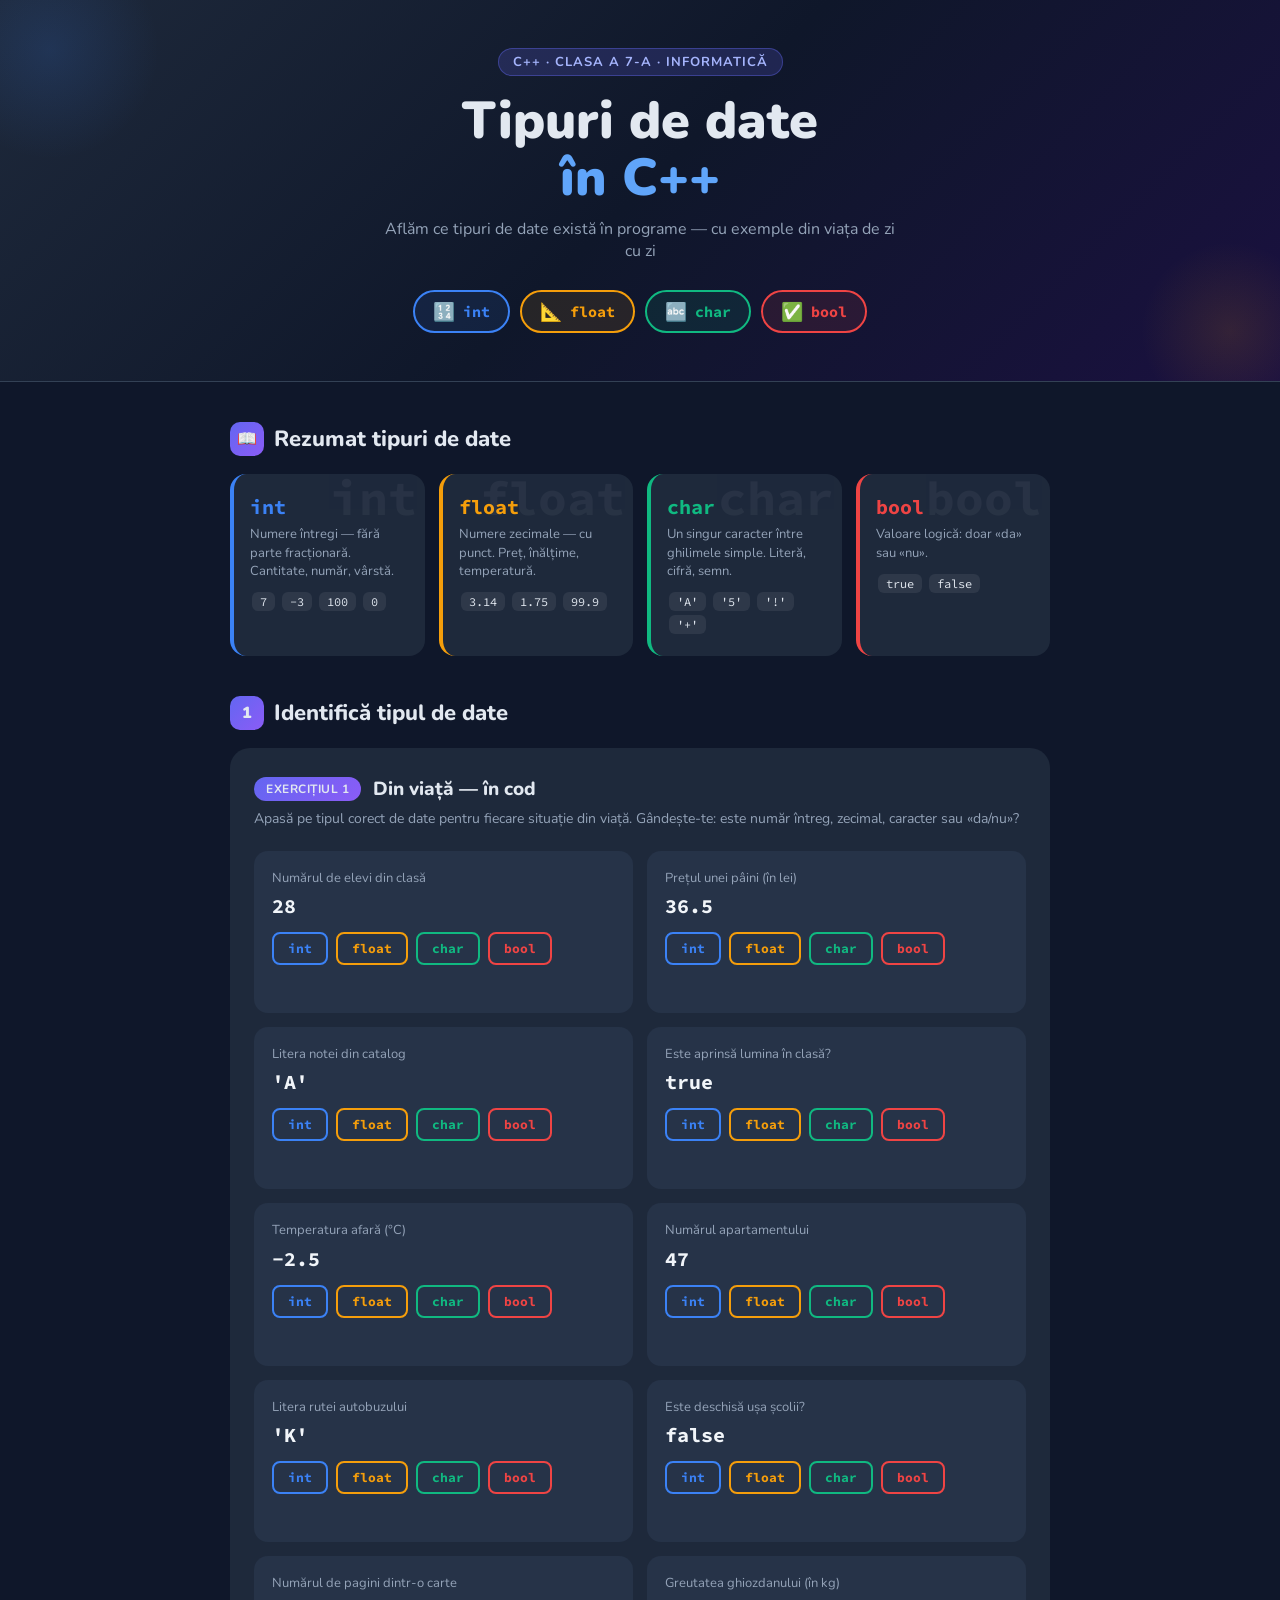
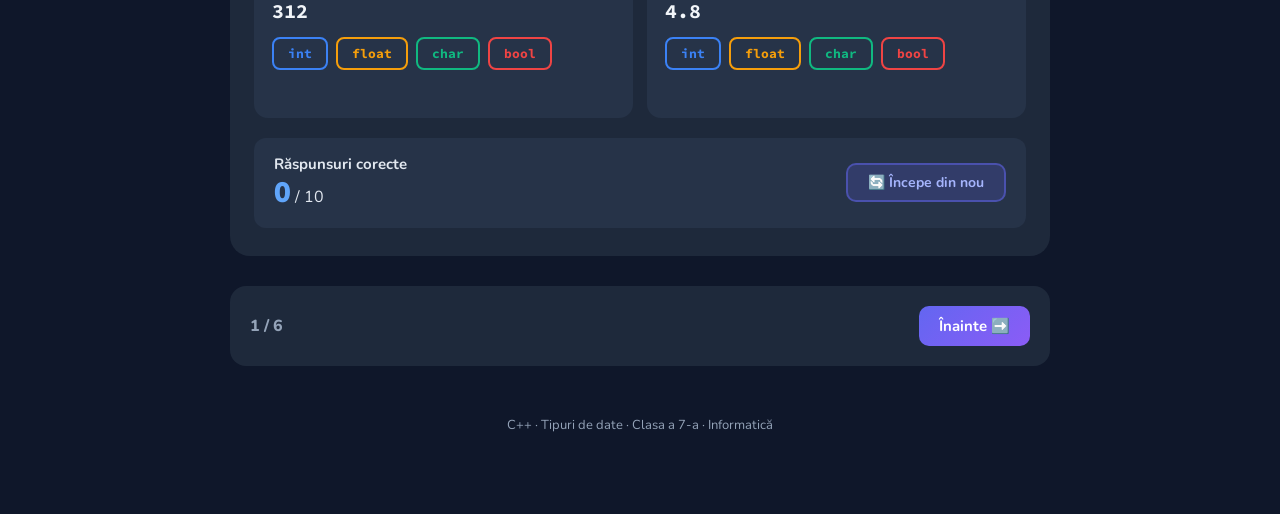
<file: index.html>
<!DOCTYPE html>
<html lang="ro">
<head>
<meta charset="UTF-8">
<meta name="viewport" content="width=device-width, initial-scale=1.0">
<title>Tipuri de date în C++ | Clasa a 7-a</title>
<link href="https://fonts.googleapis.com/css2?family=Nunito:wght@400;600;700;800;900&family=Source+Code+Pro:wght@500;700&display=swap" rel="stylesheet">
<link rel="stylesheet" href="style.css">
</head>
<body>

<!-- HERO -->
<div class="hero">
  <div class="hero-badge">C++ · Clasa a 7-a · Informatică</div>
  <h1>Tipuri de date<br><span>în C++</span></h1>
  <p>Aflăm ce tipuri de date există în programe — cu exemple din viața de zi cu zi</p>
  <div class="type-pills">
    <div class="pill int">  <span class="pill-icon">🔢</span> int</div>
    <div class="pill float"><span class="pill-icon">📐</span> float</div>
    <div class="pill char"> <span class="pill-icon">🔤</span> char</div>
    <div class="pill bool"> <span class="pill-icon">✅</span> bool</div>
  </div>
</div>

<div class="container">

  <div class="page active" id="page-1">

  <!-- ТЕОРИЯ -->
  <div class="section-title"><span class="num">📖</span> Rezumat tipuri de date</div>
  <div class="theory-grid">
    <div class="theory-card int" data-type="int">
      <div class="tc-type">int</div>
      <div class="tc-desc">Numere întregi — fără parte fracționară. Cantitate, număr, vârstă.</div>
      <div class="tc-examples">
        <span class="tc-example">7</span>
        <span class="tc-example">-3</span>
        <span class="tc-example">100</span>
        <span class="tc-example">0</span>
      </div>
    </div>
    <div class="theory-card float" data-type="float">
      <div class="tc-type">float</div>
      <div class="tc-desc">Numere zecimale — cu punct. Preț, înălțime, temperatură.</div>
      <div class="tc-examples">
        <span class="tc-example">3.14</span>
        <span class="tc-example">1.75</span>
        <span class="tc-example">99.9</span>
      </div>
    </div>
    <div class="theory-card char" data-type="char">
      <div class="tc-type">char</div>
      <div class="tc-desc">Un singur caracter între ghilimele simple. Literă, cifră, semn.</div>
      <div class="tc-examples">
        <span class="tc-example">'A'</span>
        <span class="tc-example">'5'</span>
        <span class="tc-example">'!'</span>
        <span class="tc-example">'+'</span>
      </div>
    </div>
    <div class="theory-card bool" data-type="bool">
      <div class="tc-type">bool</div>
      <div class="tc-desc">Valoare logică: doar «da» sau «nu».</div>
      <div class="tc-examples">
        <span class="tc-example">true</span>
        <span class="tc-example">false</span>
      </div>
    </div>
  </div>

  <!-- ЗАДАНИЕ 1 -->
  <div class="section-title"><span class="num">1</span> Identifică tipul de date</div>
  <div class="task-block">
    <div class="task-header">
      <span class="task-badge">EXERCIȚIUL 1</span>
      <span class="task-title">Din viață — în cod</span>
    </div>
    <p class="task-desc">Apasă pe tipul corect de date pentru fiecare situație din viață. Gândește-te: este număr întreg, zecimal, caracter sau «da/nu»?</p>

    <div class="q-grid" id="q-grid"></div>

    <div class="score-bar">
      <div>
        <div class="score-text">Răspunsuri corecte</div>
        <div><span class="score-num" id="score-num">0</span> / <span id="score-total">0</span></div>
      </div>
      <button class="reset-btn" onclick="resetTask1()">🔄 Începe din nou</button>
    </div>
  </div>

  </div>

  <div class="page" id="page-2" style="display:none;">
  <!-- ЗАДАНИЕ 2 -->
  <div class="section-title"><span class="num">2</span> Matematică cu int și float</div>
  <div class="task-block">
    <div class="task-header">
      <span class="task-badge">EXERCIȚIUL 2</span>
      <span class="task-title">Calculează ca un calculator</span>
    </div>
    <p class="task-desc">Citește cu atenție codul și calculează rezultatul. Ține minte: int nu are parte fracționară — rezultatul împărțirii se rotunjește în jos!</p>

    <div class="math-tabs">
      <button class="tab-btn active-int" onclick="switchTab('int')">🔢 Tipul int</button>
      <button class="tab-btn" id="tab-float" onclick="switchTab('float')">📐 Tipul float</button>
    </div>

    <div class="math-panel active" id="panel-int">
      <!-- INT задачи -->
      <div class="math-problem int-p">
        <div class="mp-context">📦 În magazin au adus 25 cutii, în fiecare câte 4 borcane.</div>
        <div class="mp-code">
<span class="kw">int</span> <span class="vr">cutii</span> = <span class="nm">25</span>;<br>
<span class="kw">int</span> <span class="vr">borcane_per_cutie</span> = <span class="nm">4</span>;<br>
<span class="kw">int</span> <span class="vr">total</span> = cutii * borcane_per_cutie;<br>
<span class="cm">// total = ?</span>
        </div>
        <div class="mp-question">Cât este <code>total</code>?</div>
        <div class="answer-row">
          <input class="answer-input" id="a1" type="text" placeholder="?">
          <button class="check-btn" onclick="checkMath('a1',100,'fb1')">Verifică</button>
          <span class="answer-feedback" id="fb1"></span>
        </div>
      </div>

      <div class="math-problem int-p">
        <div class="mp-context">🎒 Trebuie să împărțim 17 bomboane între 5 prieteni în mod egal. Câte bomboane primește fiecare? (restul se ignoră, ca la int)</div>
        <div class="mp-code">
<span class="kw">int</span> <span class="vr">bomboane</span> = <span class="nm">17</span>;<br>
<span class="kw">int</span> <span class="vr">prieteni</span> = <span class="nm">5</span>;<br>
<span class="kw">int</span> <span class="vr">fiecare</span> = bomboane / prieteni;<br>
<span class="cm">// fiecare = ?</span>
        </div>
        <div class="mp-question">Cât este <code>fiecare</code>? (doar partea întreagă)</div>
        <div class="answer-row">
          <input class="answer-input" id="a2" type="text" placeholder="?">
          <button class="check-btn" onclick="checkMath('a2',3,'fb2')">Verifică</button>
          <span class="answer-feedback" id="fb2"></span>
        </div>
      </div>

      <div class="math-problem int-p">
        <div class="mp-context">🏆 În echipă sunt 11 jucători. Aflăm restul împărțirii: 11 % 3</div>
        <div class="mp-code">
<span class="kw">int</span> <span class="vr">jucatori</span> = <span class="nm">11</span>;<br>
<span class="kw">int</span> <span class="vr">grupe</span> = <span class="nm">3</span>;<br>
<span class="kw">int</span> <span class="vr">rest</span> = jucatori % grupe;<br>
<span class="cm">// rest = ?</span>
        </div>
        <div class="mp-question">Cât este <code>rest</code>?</div>
        <div class="answer-row">
          <input class="answer-input" id="a3" type="text" placeholder="?">
          <button class="check-btn" onclick="checkMath('a3',2,'fb3')">Verifică</button>
          <span class="answer-feedback" id="fb3"></span>
        </div>
      </div>
    </div>

    <div class="math-panel" id="panel-float">
      <!-- FLOAT задачи -->
      <div class="math-problem float-p">
        <div class="mp-context">🌡️ Dimineața erau 18.5°C, la prânz a mai crescut cu 6.3°C.</div>
        <div class="mp-code">
<span class="kw">float</span> <span class="vr">dimineata</span> = <span class="nm">18.5</span>;<br>
<span class="kw">float</span> <span class="vr">crestere</span> = <span class="nm">6.3</span>;<br>
<span class="kw">float</span> <span class="vr">pranz</span> = dimineata + crestere;<br>
<span class="cm">// pranz = ?</span>
        </div>
        <div class="mp-question">Cât este <code>pranz</code>?</div>
        <div class="answer-row">
          <input class="answer-input" id="b1" type="text" placeholder="?">
          <button class="check-btn" onclick="checkMath('b1',24.8,'fb4',0.01)">Verifică</button>
          <span class="answer-feedback" id="fb4"></span>
        </div>
      </div>

      <div class="math-problem float-p">
        <div class="mp-context">🛒 Am cumpărat 3 kg de mere la 45.5 lei/kg. Cât plătim?</div>
        <div class="mp-code">
<span class="kw">float</span> <span class="vr">pret</span> = <span class="nm">45.5</span>;<br>
<span class="kw">float</span> <span class="vr">kg</span> = <span class="nm">3.0</span>;<br>
<span class="kw">float</span> <span class="vr">total</span> = pret * kg;<br>
<span class="cm">// total = ?</span>
        </div>
        <div class="mp-question">Cât este <code>total</code>?</div>
        <div class="answer-row">
          <input class="answer-input" id="b2" type="text" placeholder="?">
          <button class="check-btn" onclick="checkMath('b2',136.5,'fb5',0.01)">Verifică</button>
          <span class="answer-feedback" id="fb5"></span>
        </div>
      </div>

      <div class="math-problem float-p">
        <div class="mp-context">📏 Împărțim 7.5 metri de material în 2 părți egale.</div>
        <div class="mp-code">
<span class="kw">float</span> <span class="vr">material</span> = <span class="nm">7.5</span>;<br>
<span class="kw">float</span> <span class="vr">parti</span> = <span class="nm">2.0</span>;<br>
<span class="kw">float</span> <span class="vr">parte</span> = material / parti;<br>
<span class="cm">// parte = ?</span>
        </div>
        <div class="mp-question">Cât este <code>parte</code>?</div>
        <div class="answer-row">
          <input class="answer-input" id="b3" type="text" placeholder="?">
          <button class="check-btn" onclick="checkMath('b3',3.75,'fb6',0.01)">Verifică</button>
          <span class="answer-feedback" id="fb6"></span>
        </div>
      </div>
    </div>
  </div>

  </div>

  <div class="page" id="page-3" style="display:none;">
  <!-- ЗАДАНИЕ 3 -->
  <div class="section-title"><span class="num">3</span> Exerciții din viață — completează spațiile</div>
  <div class="task-block">
    <div class="task-header">
      <span class="task-badge">EXERCIȚIUL 3</span>
      <span class="task-title">Scrie tipul corect în cod</span>
    </div>
    <p class="task-desc">În locul spațiilor albastre introdu tipul de date corect: <code>int</code>, <code>float</code>, <code>char</code> sau <code>bool</code>.</p>

    <!-- Задача 3.1 -->
    <div class="life-task" id="lt1">
      <div class="lt-header">
        <div class="lt-icon">🎂</div>
        <div>
          <div class="lt-title">Ziua de naștere</div>
          <div class="lt-desc">Ionel notează datele despre ziua lui. Are 13 ani, înălțimea 1.62 m, prima literă a numelui — «I», și este foarte fericit: true!</div>
        </div>
      </div>
      <div class="lt-code">
<span id="b_1_1" class="blank"><input class="blank-input" placeholder="tip" id="bi_1_1"></span> <span class="vr">varsta</span> = <span class="nm">13</span>;<br>
<span id="b_1_2" class="blank"><input class="blank-input" placeholder="tip" id="bi_1_2"></span> <span class="vr">inaltime</span> = <span class="nm">1.62</span>;<br>
<span id="b_1_3" class="blank"><input class="blank-input" placeholder="tip" id="bi_1_3"></span> <span class="vr">litera</span> = <span class="str">'I'</span>;<br>
<span id="b_1_4" class="blank"><input class="blank-input" placeholder="tip" id="bi_1_4"></span> <span class="vr">fericit</span> = <span class="nm">true</span>;
      </div>
      <div class="lt-actions">
        <button class="check-btn" onclick="checkLife(1)">✔ Verifică</button>
        <span class="lt-result" id="ltr1"></span>
      </div>
    </div>

    <!-- Задача 3.2 -->
    <div class="life-task" id="lt2">
      <div class="lt-header">
        <div class="lt-icon">🛒</div>
        <div>
          <div class="lt-title">La magazin</div>
          <div class="lt-desc">Mama te-a trimis la cumpărături. Trebuie 5 pâini, laptele costă 89.9 lei, ai card de reducere (true), iar litera secțiunii — «M».</div>
        </div>
      </div>
      <div class="lt-code">
<span id="b_2_1" class="blank"><input class="blank-input" placeholder="tip" id="bi_2_1"></span> <span class="vr">numar_paini</span> = <span class="nm">5</span>;<br>
<span id="b_2_2" class="blank"><input class="blank-input" placeholder="tip" id="bi_2_2"></span> <span class="vr">pret_lapte</span> = <span class="nm">89.9</span>;<br>
<span id="b_2_3" class="blank"><input class="blank-input" placeholder="tip" id="bi_2_3"></span> <span class="vr">are_card_reducere</span> = <span class="nm">true</span>;<br>
<span id="b_2_4" class="blank"><input class="blank-input" placeholder="tip" id="bi_2_4"></span> <span class="vr">sectiune</span> = <span class="str">'M'</span>;
      </div>
      <div class="lt-actions">
        <button class="check-btn" onclick="checkLife(2)">✔ Verifică</button>
        <span class="lt-result" id="ltr2"></span>
      </div>
    </div>

    <!-- Задача 3.3 -->
    <div class="life-task" id="lt3">
      <div class="lt-header">
        <div class="lt-icon">⚽</div>
        <div>
          <div class="lt-title">Meci de fotbal</div>
          <div class="lt-desc">Programul înregistrează datele meciului: scorul echipei noastre — 3 goluri, timpul mediu al golului — 38.5 minute, echipa a câștigat (true), litera grupei — 'A'.</div>
        </div>
      </div>
      <div class="lt-code">
<span id="b_3_1" class="blank"><input class="blank-input" placeholder="tip" id="bi_3_1"></span> <span class="vr">scor</span> = <span class="nm">3</span>;<br>
<span id="b_3_2" class="blank"><input class="blank-input" placeholder="tip" id="bi_3_2"></span> <span class="vr">timp_mediu</span> = <span class="nm">38.5</span>;<br>
<span id="b_3_3" class="blank"><input class="blank-input" placeholder="tip" id="bi_3_3"></span> <span class="vr">victorie</span> = <span class="nm">true</span>;<br>
<span id="b_3_4" class="blank"><input class="blank-input" placeholder="tip" id="bi_3_4"></span> <span class="vr">grupa</span> = <span class="str">'A'</span>;
      </div>
      <div class="lt-actions">
        <button class="check-btn" onclick="checkLife(3)">✔ Verifică</button>
        <span class="lt-result" id="ltr3"></span>
      </div>
    </div>

    <!-- Progress -->
    <div class="progress-wrap">
      <div class="progress-label">Exerciții rezolvate:</div>
      <div class="progress-bar-outer"><div class="progress-bar-inner" id="prog-bar"></div></div>
      <div class="progress-label" id="prog-text">0 / 3</div>
    </div>
  </div>


  </div>

  <div class="page" id="page-4" style="display:none;">
  <!-- РАЗДЕЛ 4: ПРОГРАММЫ -->
  <div class="section-title"><span class="num">💻</span> Exemple de programe în C++</div>

  <!-- Программа 1 -->
  <div class="task-block" style="margin-bottom:16px;">
    <div class="task-header">
      <span class="task-badge" style="background:linear-gradient(135deg,#0ea5e9,#2563eb);">PROGRAMUL 1</span>
      <span class="task-title">🛒 Bon de casă</span>
    </div>
    <p class="task-desc">Programul calculează costul cumpărăturilor și afișează bonul. Observă: cantitatea — <code>int</code>, prețul — <code>float</code>, totalul — tot <code>float</code>.</p>
    <div class="prog-code" id="prog1">
<span class="cm">// Program: Bon de casă</span><br>
<span class="kw">#include</span> <span class="str">&lt;iostream&gt;</span><br>
<span class="kw">using namespace</span> std;<br>
<br>
<span class="kw">int</span> main() {<br>
&nbsp;&nbsp;&nbsp;&nbsp;<span class="cm">// Date despre produs</span><br>
&nbsp;&nbsp;&nbsp;&nbsp;<span class="kw">int</span>   <span class="vr">cantitate</span>  = <span class="nm">3</span>;<br>
&nbsp;&nbsp;&nbsp;&nbsp;<span class="kw">float</span> <span class="vr">pret</span>       = <span class="nm">45.5</span>;<br>
&nbsp;&nbsp;&nbsp;&nbsp;<span class="kw">bool</span>  <span class="vr">reducere</span>   = <span class="nm">false</span>;<br>
&nbsp;&nbsp;&nbsp;&nbsp;<span class="kw">char</span>  <span class="vr">sectiune</span>   = <span class="str">'A'</span>;<br>
<br>
&nbsp;&nbsp;&nbsp;&nbsp;<span class="cm">// Calculăm totalul</span><br>
&nbsp;&nbsp;&nbsp;&nbsp;<span class="kw">float</span> <span class="vr">total</span> = cantitate * pret;<br>
<br>
&nbsp;&nbsp;&nbsp;&nbsp;cout &lt;&lt; <span class="str">"=== BON ==="</span>    &lt;&lt; endl;<br>
&nbsp;&nbsp;&nbsp;&nbsp;cout &lt;&lt; <span class="str">"Sectiune: "</span>    &lt;&lt; sectiune  &lt;&lt; endl;<br>
&nbsp;&nbsp;&nbsp;&nbsp;cout &lt;&lt; <span class="str">"Cantitate: "</span>   &lt;&lt; cantitate &lt;&lt; endl;<br>
&nbsp;&nbsp;&nbsp;&nbsp;cout &lt;&lt; <span class="str">"Pret unitar: "</span> &lt;&lt; pret      &lt;&lt; endl;<br>
&nbsp;&nbsp;&nbsp;&nbsp;cout &lt;&lt; <span class="str">"Total: "</span>       &lt;&lt; total     &lt;&lt; endl;<br>
&nbsp;&nbsp;&nbsp;&nbsp;cout &lt;&lt; <span class="str">"Reducere: "</span>    &lt;&lt; reducere  &lt;&lt; endl;<br>
<br>
&nbsp;&nbsp;&nbsp;&nbsp;<span class="kw">return</span> <span class="nm">0</span>;<br>
}
    </div>
    <div class="prog-output">
      <div class="po-label">📟 Rezultatul programului:</div>
=== BON ===<br>
Sectiune: A<br>
Cantitate: 3<br>
Pret unitar: 45.5<br>
Total: 136.5<br>
Reducere: 0
    </div>
  </div>


  <div class="section-title"><span class="num">4</span> Calculează bonul</div>
  <!-- ЗАДАНИЕ 5: Чек в магазине -->
  <div class="task-block">
    <div class="task-header">
      <span class="task-badge" style="background:linear-gradient(135deg,#d97706,#f59e0b);">EXERCIȚIUL 4</span>
      <span class="task-title">🛒 Bon de casă</span>
    </div>
    <p class="task-desc">
      Programul calculează bonul cumpărătorului. Completează spațiile: tipurile de date pentru fiecare variabilă și expresia pentru suma totală (preț × cantitate).
    </p>

    <div class="prog-code">
<span class="cm">// Program: Bon de casă</span><br>
<span class="kw">#include</span> <span class="str">&lt;iostream&gt;</span><br>
<span class="kw">using namespace</span> std;<br>
<br>
<span class="kw">int</span> main() {<br>
&nbsp;&nbsp;&nbsp;&nbsp;<span class="cm">// Litera secțiunii — un singur caracter</span><br>
&nbsp;&nbsp;&nbsp;&nbsp;<span id="cb1" class="blank2"><input class="blank2-input" id="cbi1" placeholder="tip"></span> <span class="vr">sectiune</span> = <span class="str">'M'</span>;<br>
<br>
&nbsp;&nbsp;&nbsp;&nbsp;<span class="cm">// Numărul de produse (bucăți)</span><br>
&nbsp;&nbsp;&nbsp;&nbsp;<span id="cb2" class="blank2"><input class="blank2-input" id="cbi2" placeholder="tip"></span> <span class="vr">cantitate</span> = <span class="nm">4</span>;<br>
<br>
&nbsp;&nbsp;&nbsp;&nbsp;<span class="cm">// Prețul unui produs (lei)</span><br>
&nbsp;&nbsp;&nbsp;&nbsp;<span id="cb3" class="blank2"><input class="blank2-input" id="cbi3" placeholder="tip"></span> <span class="vr">pret</span> = <span class="nm">67.5</span>;<br>
<br>
&nbsp;&nbsp;&nbsp;&nbsp;<span class="cm">// Există reducere?</span><br>
&nbsp;&nbsp;&nbsp;&nbsp;<span id="cb4" class="blank2"><input class="blank2-input" id="cbi4" placeholder="tip"></span> <span class="vr">reducere</span> = <span class="nm">false</span>;<br>
<br>
&nbsp;&nbsp;&nbsp;&nbsp;<span class="cm">// Total = preț × cantitate</span><br>
&nbsp;&nbsp;&nbsp;&nbsp;<span class="kw">float</span> <span class="vr">total</span> = <span id="cb5" class="blank2" style="min-width:140px;"><input class="blank2-input" id="cbi5" placeholder="expresie"></span>;<br>
<br>
&nbsp;&nbsp;&nbsp;&nbsp;cout &lt;&lt; <span class="str">"Sectiune: "</span>  &lt;&lt; sectiune  &lt;&lt; endl;<br>
&nbsp;&nbsp;&nbsp;&nbsp;cout &lt;&lt; <span class="str">"Cantitate: "</span> &lt;&lt; cantitate &lt;&lt; endl;<br>
&nbsp;&nbsp;&nbsp;&nbsp;cout &lt;&lt; <span class="str">"Pret: "</span>      &lt;&lt; pret      &lt;&lt; endl;<br>
&nbsp;&nbsp;&nbsp;&nbsp;cout &lt;&lt; <span class="str">"Total: "</span>     &lt;&lt; total     &lt;&lt; endl;<br>
&nbsp;&nbsp;&nbsp;&nbsp;cout &lt;&lt; <span class="str">"Reducere: "</span>  &lt;&lt; reducere  &lt;&lt; endl;<br>
<br>
&nbsp;&nbsp;&nbsp;&nbsp;<span class="kw">return</span> <span class="nm">0</span>;<br>
}
    </div>

    <!-- Ученик заполняет вывод -->
    <div class="output-predict">
      <div class="po-label">✏️ Ce va afișa programul? Scrie rezultatul:</div>
      <div class="output-lines">
        <div class="out-line"><span class="out-prefix">Sectiune:&nbsp;</span><span id="cp1" class="oblank"><input class="oblank-input" id="ci1" placeholder="?"></span></div>
        <div class="out-line"><span class="out-prefix">Cantitate:&nbsp;</span><span id="cp2" class="oblank"><input class="oblank-input" id="ci2" placeholder="?"></span></div>
        <div class="out-line"><span class="out-prefix">Pret:&nbsp;</span><span id="cp3" class="oblank"><input class="oblank-input" id="ci3" placeholder="?"></span></div>
        <div class="out-line"><span class="out-prefix">Total:&nbsp;</span><span id="cp4" class="oblank"><input class="oblank-input" id="ci4" placeholder="?"></span></div>
        <div class="out-line"><span class="out-prefix">Reducere:&nbsp;</span><span id="cp5" class="oblank"><input class="oblank-input" id="ci5o" placeholder="?"></span></div>
      </div>
    </div>

    <div style="margin-top:18px; display:flex; align-items:center; gap:12px; flex-wrap:wrap;">
      <button class="check-btn" style="font-size:15px; padding:10px 28px;" onclick="checkChek()">✔ Verifică tot</button>
      <button class="reset-btn" onclick="resetChek()">🔄 Resetează</button>
      <span class="lt-result" id="chek-msg"></span>
    </div>
  </div>

  </div>

  <div class="page" id="page-5" style="display:none;">
  <!-- ЗАДАНИЕ 4: заполни программу -->
  <div class="section-title"><span class="num">5</span> Completează programul singur</div>
  <div class="task-block">
    <div class="task-header">
      <span class="task-badge">EXERCIȚIUL 5</span>
      <span class="task-title">🎒 Pregătiri pentru școală</span>
    </div>
    <p class="task-desc">
      Iată un program despre pregătirile pentru școală. Completează spațiile: tipurile de date pentru fiecare variabilă și valoarea care lipsește.
      Completează toate câmpurile albastre și apasă «Verifică tot».
    </p>

    <div class="prog-code" id="prog-task">
<span class="cm">// Program: Pregătiri pentru școală</span><br>
<span class="kw">#include</span> <span class="str">&lt;iostream&gt;</span><br>
<span class="kw">using namespace</span> std;<br>
<br>
<span class="kw">int</span> main() {<br>
&nbsp;&nbsp;&nbsp;&nbsp;<span class="cm">// Numărul de caiete în ghiozdan</span><br>
&nbsp;&nbsp;&nbsp;&nbsp;<span id="pb1" class="blank2"><input class="blank2-input" id="pbi1" placeholder="tip"></span> <span class="vr">caiete</span> = <span class="nm">5</span>;<br>
<br>
&nbsp;&nbsp;&nbsp;&nbsp;<span class="cm">// Greutatea ghiozdanului în kilograme</span><br>
&nbsp;&nbsp;&nbsp;&nbsp;<span id="pb2" class="blank2"><input class="blank2-input" id="pbi2" placeholder="tip"></span> <span class="vr">greutate</span> = <span class="nm">3.2</span>;<br>
<br>
&nbsp;&nbsp;&nbsp;&nbsp;<span class="cm">// Litera clasei (A, B sau C)</span><br>
&nbsp;&nbsp;&nbsp;&nbsp;<span id="pb3" class="blank2"><input class="blank2-input" id="pbi3" placeholder="tip"></span> <span class="vr">clasa</span> = <span class="str">'B'</span>;<br>
<br>
&nbsp;&nbsp;&nbsp;&nbsp;<span class="cm">// S-a făcut tema pentru acasă?</span><br>
&nbsp;&nbsp;&nbsp;&nbsp;<span id="pb4" class="blank2"><input class="blank2-input" id="pbi4" placeholder="tip"></span> <span class="vr">tema</span> = <span class="nm">true</span>;<br>
<br>
&nbsp;&nbsp;&nbsp;&nbsp;<span class="cm">// Calculăm: dacă am adăugat 2 caiete</span><br>
&nbsp;&nbsp;&nbsp;&nbsp;<span id="pb5" class="blank2"><input class="blank2-input" id="pbi5" placeholder="tip"></span> <span class="vr">total</span> = caiete + <span id="pb6" class="blank2" style="min-width:60px;"><input class="blank2-input" id="pbi6" placeholder="nr."></span>;<br>
<br>
&nbsp;&nbsp;&nbsp;&nbsp;cout &lt;&lt; <span class="str">"Clasa: "</span>     &lt;&lt; clasa    &lt;&lt; endl;<br>
&nbsp;&nbsp;&nbsp;&nbsp;cout &lt;&lt; <span class="str">"Caiete: "</span>    &lt;&lt; total    &lt;&lt; endl;<br>
&nbsp;&nbsp;&nbsp;&nbsp;cout &lt;&lt; <span class="str">"Greutate: "</span>  &lt;&lt; greutate &lt;&lt; endl;<br>
&nbsp;&nbsp;&nbsp;&nbsp;cout &lt;&lt; <span class="str">"Tema: "</span>      &lt;&lt; tema     &lt;&lt; endl;<br>
<br>
&nbsp;&nbsp;&nbsp;&nbsp;<span class="kw">return</span> <span class="nm">0</span>;<br>
}
    </div>

    <!-- Ученик заполняет вывод -->
    <div class="output-predict">
      <div class="po-label">✏️ Ce va afișa programul? Scrie rezultatul:</div>
      <div class="output-lines">
        <div class="out-line"><span class="out-prefix">Clasa:&nbsp;</span><span id="op1" class="oblank"><input class="oblank-input" id="oi1" placeholder="?"></span></div>
        <div class="out-line"><span class="out-prefix">Caiete:&nbsp;</span><span id="op2" class="oblank"><input class="oblank-input" id="oi2" placeholder="?"></span></div>
        <div class="out-line"><span class="out-prefix">Greutate:&nbsp;</span><span id="op3" class="oblank"><input class="oblank-input" id="oi3" placeholder="?"></span></div>
        <div class="out-line"><span class="out-prefix">Tema:&nbsp;</span><span id="op4" class="oblank"><input class="oblank-input" id="oi4" placeholder="?"></span></div>
      </div>
    </div>

    <div style="margin-top:18px; display:flex; align-items:center; gap:12px; flex-wrap:wrap;">
      <button class="check-btn" style="font-size:15px; padding:10px 28px;" onclick="checkProgram()">✔ Verifică tot</button>
      <button class="reset-btn" onclick="resetProgram()">🔄 Resetează</button>
      <span class="lt-result" id="prog-task-msg"></span>
    </div>
  </div>

  </div>


  <div class="page" id="page-6" style="display:none;">
    <div class="task-block" style="text-align: center;">
      <div class="task-header" style="justify-content: center; flex-direction: column; gap: 10px;">
        <span class="task-badge" style="background:linear-gradient(135deg,#10b981,#34d399); font-size:16px;">FINALIZARE</span>
        <span class="task-title" style="font-size: 24px;">Trimite Rezultatele</span>
      </div>
      <p class="task-desc">Ai terminat toate exercițiile! Introdu datele tale pentru a trimite punctajul profesorului.</p>
      
      <div class="form-container" style="max-width: 400px; margin: 0 auto; text-align: left;">
        <div class="score-summary" style="background: var(--surface2); padding: 15px; border-radius: 10px; margin-bottom: 20px; text-align: center; border: 2px solid #6366f1;">
          <span style="font-size: 14px; color: var(--text-muted);">Punctaj acumulat:</span><br>
          <span id="final-score" style="font-size: 32px; font-weight: 900; color: #60a5fa;">0</span> <span style="font-size: 16px;">puncte</span>
        </div>
        
        <label class="form-label">Nume:</label>
        <input type="text" id="student-nume" class="form-input" placeholder="ex: Ionescu">
        
        <label class="form-label">Prenume:</label>
        <input type="text" id="student-prenume" class="form-input" placeholder="ex: Andrei">
        
        <label class="form-label">Clasa:</label>
        <input type="text" id="student-clasa" class="form-input" placeholder="ex: 7A">
        
        <button id="submit-btn" class="submit-btn" onclick="submitResults()">📤 Trimite rezultatele</button>
        <div id="submit-msg" class="submit-msg"></div>
      </div>
    </div>
  </div>

  <!-- НАВИГАЦИЯ -->
  <div class="pagination">
    <button id="prev-btn" style="display:none;" onclick="changePage(-1)">⬅️ Înapoi</button>
    <span class="page-indicator"><span id="curr-page">1</span> / 6</span>
    <button id="next-btn" onclick="changePage(1)">Înainte ➡️</button>
  </div>

</div>

<div class="footer">C++ · Tipuri de date · Clasa a 7-a · Informatică</div>



<script src="script.js"></script>
</body>
</html>
</file>
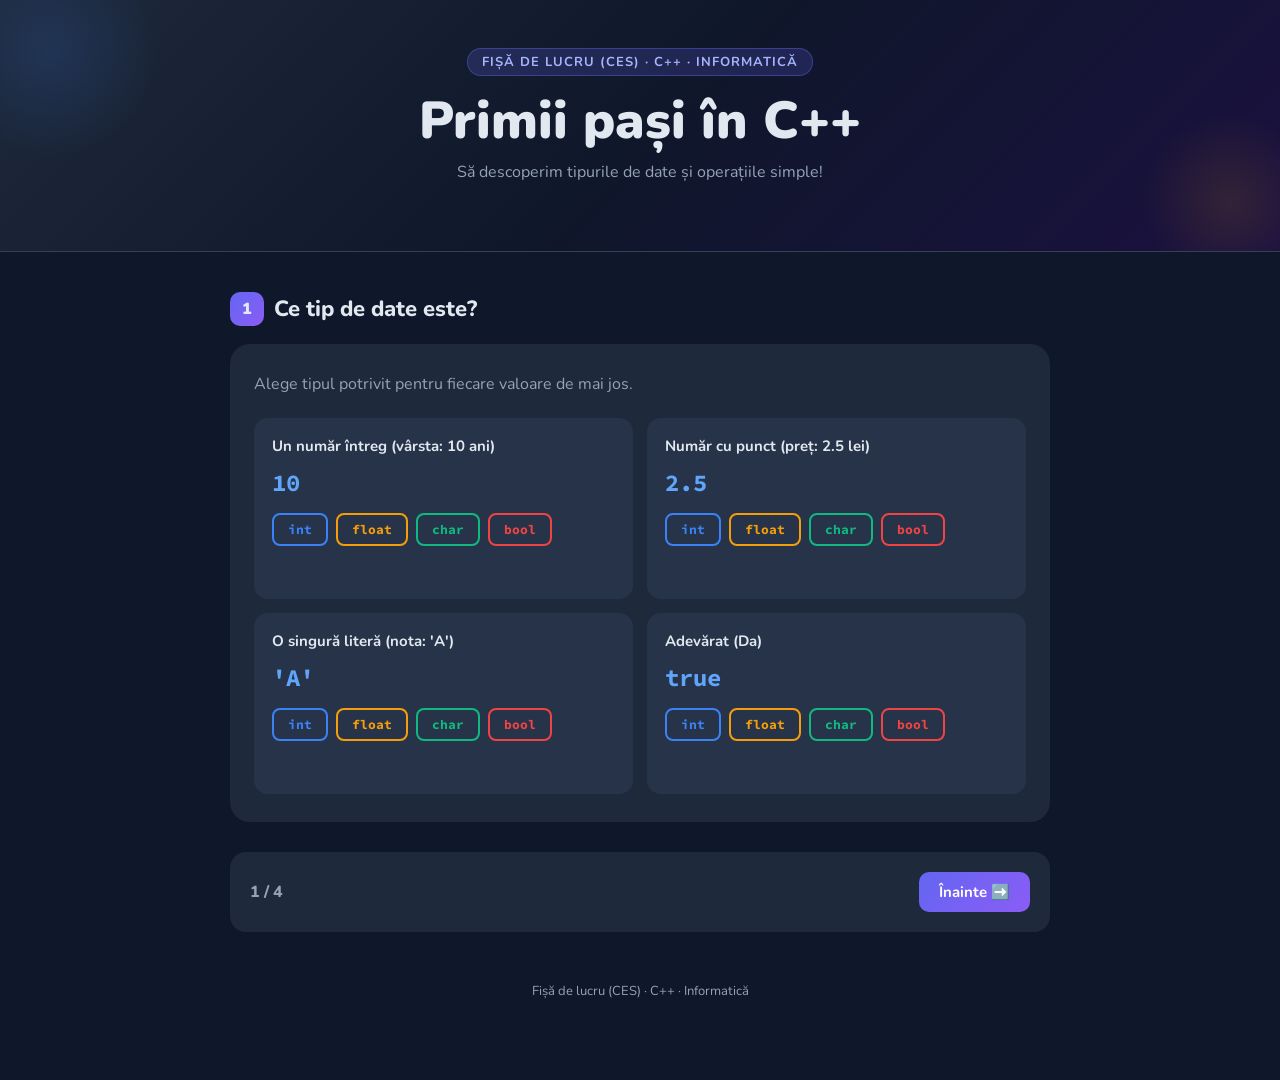
<file: fisaindividualizata.html>
<!DOCTYPE html>
<html lang="ro">
<head>
<meta charset="UTF-8">
<meta name="viewport" content="width=device-width, initial-scale=1.0">
<title>Fișă individualizată: Tipuri de date C++</title>
<link href="https://fonts.googleapis.com/css2?family=Nunito:wght@400;600;700;800;900&family=Source+Code+Pro:wght@500;700&display=swap" rel="stylesheet">
<link rel="stylesheet" href="style.css">
</head>
<body>

<div class="hero">
  <div class="hero-badge">Fișă de lucru (CES) · C++ · Informatică</div>
  <h1>Primii pași în C++</h1>
  <p>Să descoperim tipurile de date și operațiile simple!</p>
</div>

<div class="container">

  <div class="page" id="page-1" style="display:block;">
  <!-- EXERCITIU 1 -->
  <div class="section-title"><span class="num">1</span> Ce tip de date este?</div>
  <div class="task-block">
    <p class="task-desc" style="font-size:16px;">Alege tipul potrivit pentru fiecare valoare de mai jos.</p>
    
    <div class="q-grid" id="ces-q-grid">
      <!-- Generated by JS -->
    </div>
  </div>

  </div>

  <div class="page" id="page-2" style="display:none;">
  <!-- EXERCITIU 2 -->
  <div class="section-title"><span class="num">2</span> Adunare, Scădere, Înmulțire cu numere întregi (int)</div>
  <div class="task-block">
    <p class="task-desc" style="font-size:16px;">Calculează rezultatul folosind numere întregi (fără punct).</p>

    <!-- INT 1 -->
    <div class="math-problem int-p">
      <div class="mp-context">🍎 Ai <b>2</b> mere și mai primești <b>3</b>. Câte ai în total?</div>
      <div class="mp-code">
<span class="kw">int</span> <span class="vr">mere</span> = <span class="nm">2</span>;<br>
<span class="kw">int</span> <span class="vr">primite</span> = <span class="nm">3</span>;<br>
<span class="kw">int</span> <span class="vr">total</span> = mere + primite;<br>
      </div>
      <div class="mp-question">1. Cât este <code>2 + 3</code>?</div>
      <div class="answer-row">
        <input class="answer-input" id="int1" type="text" placeholder="?">
        <button class="check-btn" onclick="checkMath('int1', 5, 'fbi1')">Verifică</button>
        <span class="answer-feedback" id="fbi1"></span>
      </div>
    </div>

    <!-- INT 2 -->
    <div class="math-problem int-p">
      <div class="mp-context">🍬 Aveai <b>5</b> bomboane și ai mâncat <b>1</b>. Câte au rămas?</div>
      <div class="mp-code">
<span class="kw">int</span> <span class="vr">bomboane</span> = <span class="nm">5</span>;<br>
<span class="kw">int</span> <span class="vr">mancate</span> = <span class="nm">1</span>;<br>
<span class="kw">int</span> <span class="vr">ramase</span> = bomboane - mancate;<br>
      </div>
      <div class="mp-question">2. Cât este <code>5 - 1</code>?</div>
      <div class="answer-row">
        <input class="answer-input" id="int2" type="text" placeholder="?">
        <button class="check-btn" onclick="checkMath('int2', 4, 'fbi2')">Verifică</button>
        <span class="answer-feedback" id="fbi2"></span>
      </div>
    </div>

    <!-- INT 3 -->
    <div class="math-problem int-p">
      <div class="mp-context">📦 Ai <b>2</b> cutii, în fiecare sunt câte <b>2</b> jucării. Câte jucării ai?</div>
      <div class="mp-code">
<span class="kw">int</span> <span class="vr">cutii</span> = <span class="nm">2</span>;<br>
<span class="kw">int</span> <span class="vr">jucarii_pe_cutie</span> = <span class="nm">2</span>;<br>
<span class="kw">int</span> <span class="vr">total</span> = cutii * jucarii_pe_cutie;<br>
      </div>
      <div class="mp-question">3. Cât este <code>2 * 2</code>?</div>
      <div class="answer-row">
        <input class="answer-input" id="int3" type="text" placeholder="?">
        <button class="check-btn" onclick="checkMath('int3', 4, 'fbi3')">Verifică</button>
        <span class="answer-feedback" id="fbi3"></span>
      </div>
    </div>

  </div>

  </div>

  <div class="page" id="page-3" style="display:none;">
  <!-- EXERCITIU 3 -->
  <div class="section-title"><span class="num">3</span> Operații cu zecimale (float)</div>
  <div class="task-block">
    <p class="task-desc" style="font-size:16px;">Acum calculăm numere cu punct (bani, greutate, lungime).</p>

    <!-- FLOAT 1 -->
    <div class="math-problem float-p">
      <div class="mp-context">💰 Ai <b>1.5</b> lei și bunica îți mai dă <b>2.0</b> lei.</div>
      <div class="mp-code">
<span class="kw">float</span> <span class="vr">bani</span> = <span class="nm">1.5</span>;<br>
<span class="kw">float</span> <span class="vr">bunica</span> = <span class="nm">2.0</span>;<br>
<span class="kw">float</span> <span class="vr">total</span> = bani + bunica;<br>
      </div>
      <div class="mp-question">1. Cât este <code>1.5 + 2.0</code>?</div>
      <div class="answer-row">
        <input class="answer-input" id="fl1" type="text" placeholder="?">
        <button class="check-btn" onclick="checkMath('fl1', 3.5, 'fbfl1')">Verifică</button>
        <span class="answer-feedback" id="fbfl1"></span>
      </div>
    </div>

    <!-- FLOAT 2 -->
    <div class="math-problem float-p">
      <div class="mp-context">🍰 Aveai <b>5.5</b> lei și ai cumpărat o prăjitură de <b>1.5</b> lei.</div>
      <div class="mp-code">
<span class="kw">float</span> <span class="vr">aveai</span> = <span class="nm">5.5</span>;<br>
<span class="kw">float</span> <span class="vr">ai_cheltuit</span> = <span class="nm">1.5</span>;<br>
<span class="kw">float</span> <span class="vr">au_ramas</span> = aveai - ai_cheltuit;<br>
      </div>
      <div class="mp-question">2. Cât este <code>5.5 - 1.5</code>?</div>
      <div class="answer-row">
        <input class="answer-input" id="fl2" type="text" placeholder="?">
        <button class="check-btn" onclick="checkMath('fl2', 4.0, 'fbfl2')">Verifică</button>
        <span class="answer-feedback" id="fbfl2"></span>
      </div>
    </div>

    <!-- FLOAT 3 -->
    <div class="math-problem float-p">
      <div class="mp-context">🥖 Ai tăiat un baton de pâine de <b>6.0</b> bucăți în <b>2</b> părți egale.</div>
      <div class="mp-code">
<span class="kw">float</span> <span class="vr">bucati</span> = <span class="nm">6.0</span>;<br>
<span class="kw">float</span> <span class="vr">parti</span> = <span class="nm">2.0</span>;<br>
<span class="kw">float</span> <span class="vr">rezultat</span> = bucati / parti;<br>
      </div>
      <div class="mp-question">3. Cât este <code>6.0 / 2.0</code>?</div>
      <div class="answer-row">
        <input class="answer-input" id="fl3" type="text" placeholder="?">
        <button class="check-btn" onclick="checkMath('fl3', 3.0, 'fbfl3')">Verifică</button>
        <span class="answer-feedback" id="fbfl3"></span>
      </div>
    </div>

  </div>

  </div>

  <div class="page" id="page-4" style="display:none;">
  <div class="task-block" style="text-align: center; margin-top: 30px;">
    <span class="task-badge" style="background:linear-gradient(135deg,#10b981,#34d399); font-size:24px; padding: 10px 20px;">🎉 FELICITĂRI! 🎉</span>
    <p class="task-desc" style="font-size:18px; margin-top: 20px;">Ai reușit să faci toate calculele! Ești foarte bravo!</p>
  </div>
  </div>

  <!-- НАВИГАЦИЯ -->
  <div class="pagination">
    <button class="nav-btn" id="prev-btn" style="display:none;" onclick="changePage(-1)">⬅️ Înapoi</button>
    <div class="page-indicator"><span id="curr-page">1</span> / 4</div>
    <button class="nav-btn" id="next-btn" onclick="changePage(1)">Înainte ➡️</button>
  </div>

</div>

<div class="footer">Fișă de lucru (CES) · C++ · Informatică</div>

<script src="fisa_script.js"></script>
</body>
</html>
</file>
<file: style.css>
:root {
    --int-color: #3b82f6;
    --float-color: #f59e0b;
    --char-color: #10b981;
    --bool-color: #ef4444;
    --bg: #0f172a;
    --surface: #1e293b;
    --surface2: #263348;
    --text: #e2e8f0;
    --text-muted: #94a3b8;
    --correct: #22c55e;
    --wrong: #ef4444;
  }

  * { box-sizing: border-box; margin: 0; padding: 0; }

  body {
    font-family: 'Nunito', sans-serif;
    background: var(--bg);
    color: var(--text);
    min-height: 100vh;
    padding: 0 0 60px;
  }

  /* HERO */
  .hero {
    background: linear-gradient(135deg, #1e293b 0%, #0f172a 50%, #1a1040 100%);
    padding: 48px 24px 40px;
    text-align: center;
    border-bottom: 1px solid #334155;
    position: relative;
    overflow: hidden;
  }
  .hero::before {
    content: '';
    position: absolute;
    top: -60px; left: -60px;
    width: 220px; height: 220px;
    background: radial-gradient(circle, rgba(59,130,246,0.15) 0%, transparent 70%);
    border-radius: 50%;
  }
  .hero::after {
    content: '';
    position: absolute;
    bottom: -40px; right: -40px;
    width: 180px; height: 180px;
    background: radial-gradient(circle, rgba(245,158,11,0.12) 0%, transparent 70%);
    border-radius: 50%;
  }
  .hero-badge {
    display: inline-block;
    background: rgba(99,102,241,0.2);
    border: 1px solid rgba(99,102,241,0.4);
    color: #a5b4fc;
    padding: 4px 14px;
    border-radius: 20px;
    font-size: 13px;
    font-weight: 700;
    letter-spacing: 1px;
    text-transform: uppercase;
    margin-bottom: 16px;
  }
  .hero h1 {
    font-size: clamp(28px, 6vw, 52px);
    font-weight: 900;
    line-height: 1.1;
    margin-bottom: 12px;
  }
  .hero h1 span { color: #60a5fa; }
  .hero p {
    color: var(--text-muted);
    font-size: 16px;
    max-width: 520px;
    margin: 0 auto 28px;
  }

  /* TYPE PILLS */
  .type-pills {
    display: flex;
    justify-content: center;
    flex-wrap: wrap;
    gap: 10px;
    margin-bottom: 8px;
  }
  .pill {
    display: flex;
    align-items: center;
    gap: 8px;
    padding: 8px 18px;
    border-radius: 40px;
    font-family: 'Source Code Pro', monospace;
    font-weight: 700;
    font-size: 15px;
    border: 2px solid;
  }
  .pill.int   { color: var(--int-color);   border-color: var(--int-color);   background: rgba(59,130,246,0.1); }
  .pill.float { color: var(--float-color); border-color: var(--float-color); background: rgba(245,158,11,0.1); }
  .pill.char  { color: var(--char-color);  border-color: var(--char-color);  background: rgba(16,185,129,0.1); }
  .pill.bool  { color: var(--bool-color);  border-color: var(--bool-color);  background: rgba(239,68,68,0.1); }
  .pill-icon { font-size: 18px; }

  /* THEORY CARDS */
  .container { max-width: 860px; margin: 0 auto; padding: 0 20px; }
  .section-title {
    font-size: 22px;
    font-weight: 800;
    margin: 40px 0 18px;
    display: flex;
    align-items: center;
    gap: 10px;
  }
  .section-title .num {
    width: 34px; height: 34px;
    border-radius: 10px;
    display: flex; align-items: center; justify-content: center;
    font-size: 16px; font-weight: 900;
    background: linear-gradient(135deg, #6366f1, #8b5cf6);
    flex-shrink: 0;
  }

  .theory-grid {
    display: grid;
    grid-template-columns: repeat(auto-fit, minmax(180px, 1fr));
    gap: 14px;
    margin-bottom: 8px;
  }
  .theory-card {
    background: var(--surface);
    border-radius: 16px;
    padding: 20px 16px;
    border-left: 4px solid;
    position: relative;
    overflow: hidden;
  }
  .theory-card::after {
    content: attr(data-type);
    position: absolute;
    top: -6px; right: 8px;
    font-family: 'Source Code Pro', monospace;
    font-size: 48px;
    font-weight: 700;
    opacity: 0.05;
    pointer-events: none;
  }
  .theory-card.int   { border-color: var(--int-color);   }
  .theory-card.float { border-color: var(--float-color); }
  .theory-card.char  { border-color: var(--char-color);  }
  .theory-card.bool  { border-color: var(--bool-color);  }
  .tc-type {
    font-family: 'Source Code Pro', monospace;
    font-weight: 700;
    font-size: 20px;
    margin-bottom: 6px;
  }
  .int   .tc-type { color: var(--int-color); }
  .float .tc-type { color: var(--float-color); }
  .char  .tc-type { color: var(--char-color); }
  .bool  .tc-type { color: var(--bool-color); }
  .tc-desc { font-size: 13px; color: var(--text-muted); margin-bottom: 10px; line-height: 1.4; }
  .tc-examples { font-size: 13px; }
  .tc-example {
    display: inline-block;
    background: rgba(255,255,255,0.07);
    border-radius: 6px;
    padding: 2px 8px;
    margin: 2px;
    font-family: 'Source Code Pro', monospace;
    font-size: 12px;
  }

  /* ===== ЗАДАНИЕ 1 ===== */
  .task-block {
    background: var(--surface);
    border-radius: 20px;
    padding: 28px 24px;
    margin-bottom: 16px;
  }
  .task-header {
    display: flex;
    align-items: center;
    gap: 12px;
    margin-bottom: 6px;
  }
  .task-badge {
    background: linear-gradient(135deg, #6366f1, #8b5cf6);
    padding: 4px 12px;
    border-radius: 20px;
    font-size: 12px;
    font-weight: 700;
    letter-spacing: 0.5px;
  }
  .task-title {
    font-size: 19px;
    font-weight: 800;
  }
  .task-desc {
    color: var(--text-muted);
    font-size: 14px;
    margin-bottom: 22px;
    line-height: 1.5;
  }

  .q-grid {
    display: grid;
    grid-template-columns: repeat(auto-fill, minmax(260px, 1fr));
    gap: 14px;
  }
  .question-card {
    background: var(--surface2);
    border-radius: 14px;
    padding: 16px;
    border: 2px solid transparent;
    transition: border-color 0.2s;
  }
  .question-card.answered-correct { border-color: var(--correct); }
  .question-card.answered-wrong   { border-color: var(--wrong); }

  .q-situation {
    font-size: 13px;
    color: var(--text-muted);
    margin-bottom: 6px;
    line-height: 1.4;
  }
  .q-value {
    font-family: 'Source Code Pro', monospace;
    font-size: 20px;
    font-weight: 700;
    color: #f1f5f9;
    margin-bottom: 14px;
  }
  .q-options {
    display: flex;
    gap: 8px;
    flex-wrap: wrap;
  }
  .opt-btn {
    padding: 6px 14px;
    border-radius: 8px;
    border: 2px solid;
    background: transparent;
    font-family: 'Source Code Pro', monospace;
    font-weight: 700;
    font-size: 13px;
    cursor: pointer;
    transition: all 0.15s;
  }
  .opt-btn.int   { border-color: var(--int-color);   color: var(--int-color);   }
  .opt-btn.float { border-color: var(--float-color); color: var(--float-color); }
  .opt-btn.char  { border-color: var(--char-color);  color: var(--char-color);  }
  .opt-btn.bool  { border-color: var(--bool-color);  color: var(--bool-color);  }
  .opt-btn:hover { opacity: 0.85; transform: scale(1.04); }
  .opt-btn.correct-ans { background: var(--correct); border-color: var(--correct); color: #fff; }
  .opt-btn.wrong-ans   { background: var(--wrong);   border-color: var(--wrong);   color: #fff; }
  .opt-btn:disabled { cursor: default; transform: none; opacity: 0.5; }
  .opt-btn.correct-ans:disabled, .opt-btn.wrong-ans:disabled { opacity: 1; }

  .q-feedback {
    margin-top: 10px;
    font-size: 13px;
    font-weight: 700;
    min-height: 20px;
  }
  .q-feedback.ok  { color: var(--correct); }
  .q-feedback.err { color: var(--wrong); }

  /* score bar */
  .score-bar {
    background: var(--surface2);
    border-radius: 12px;
    padding: 16px 20px;
    display: flex;
    align-items: center;
    justify-content: space-between;
    margin-top: 20px;
    gap: 16px;
    flex-wrap: wrap;
  }
  .score-text { font-size: 15px; font-weight: 700; }
  .score-num { font-size: 28px; font-weight: 900; color: #60a5fa; }
  .reset-btn {
    background: rgba(99,102,241,0.2);
    border: 2px solid rgba(99,102,241,0.5);
    color: #a5b4fc;
    padding: 8px 20px;
    border-radius: 10px;
    cursor: pointer;
    font-family: 'Nunito', sans-serif;
    font-weight: 700;
    font-size: 14px;
    transition: all 0.2s;
  }
  .reset-btn:hover { background: rgba(99,102,241,0.35); }

  /* ===== ЗАДАНИЕ 2 ===== */
  .math-tabs {
    display: flex;
    gap: 8px;
    margin-bottom: 20px;
    flex-wrap: wrap;
  }
  .tab-btn {
    padding: 8px 18px;
    border-radius: 10px;
    border: 2px solid transparent;
    background: var(--surface2);
    color: var(--text-muted);
    font-family: 'Nunito', sans-serif;
    font-weight: 700;
    font-size: 14px;
    cursor: pointer;
    transition: all 0.2s;
  }
  .tab-btn.active-int   { border-color: var(--int-color);   color: var(--int-color);   background: rgba(59,130,246,0.12); }
  .tab-btn.active-float { border-color: var(--float-color); color: var(--float-color); background: rgba(245,158,11,0.12); }

  .math-panel { display: none; }
  .math-panel.active { display: block; }

  .math-problem {
    background: var(--surface2);
    border-radius: 14px;
    padding: 18px 20px;
    margin-bottom: 12px;
    border-left: 3px solid;
  }
  .math-problem.int-p   { border-color: var(--int-color); }
  .math-problem.float-p { border-color: var(--float-color); }

  .mp-context {
    font-size: 14px;
    color: var(--text-muted);
    margin-bottom: 8px;
    line-height: 1.5;
  }
  .mp-code {
    background: #0d1117;
    border-radius: 8px;
    padding: 12px 16px;
    font-family: 'Source Code Pro', monospace;
    font-size: 14px;
    margin-bottom: 12px;
    line-height: 1.8;
    overflow-x: auto;
  }
  .kw { color: #ff7b72; }
  .vr { color: #79c0ff; }
  .nm { color: #f0883e; }
  .cm { color: #8b949e; }
  .str { color: #a5d6ff; }

  .mp-question {
    font-size: 14px;
    font-weight: 700;
    margin-bottom: 10px;
  }
  .answer-row {
    display: flex;
    align-items: center;
    gap: 10px;
    flex-wrap: wrap;
  }
  .answer-input {
    background: #0d1117;
    border: 2px solid #334155;
    border-radius: 8px;
    padding: 8px 14px;
    color: var(--text);
    font-family: 'Source Code Pro', monospace;
    font-size: 15px;
    font-weight: 700;
    width: 120px;
    outline: none;
    transition: border-color 0.2s;
  }
  .answer-input:focus { border-color: #6366f1; }
  .answer-input.correct { border-color: var(--correct); background: rgba(34,197,94,0.08); }
  .answer-input.wrong   { border-color: var(--wrong);   background: rgba(239,68,68,0.08); }
  .check-btn {
    padding: 8px 18px;
    border-radius: 8px;
    border: none;
    background: linear-gradient(135deg, #6366f1, #8b5cf6);
    color: white;
    font-family: 'Nunito', sans-serif;
    font-weight: 700;
    font-size: 14px;
    cursor: pointer;
    transition: opacity 0.2s;
  }
  .check-btn:hover { opacity: 0.85; }
  .check-btn:disabled { opacity: 0.4; cursor: default; }
  .answer-feedback {
    font-size: 13px;
    font-weight: 700;
    min-height: 18px;
  }
  .answer-feedback.ok  { color: var(--correct); }
  .answer-feedback.err { color: var(--wrong); }

  /* ===== ЗАДАНИЕ 3 ===== */
  .life-task {
    background: var(--surface2);
    border-radius: 16px;
    padding: 22px 20px;
    margin-bottom: 14px;
    border: 2px solid #334155;
    transition: border-color 0.3s;
  }
  .life-task.solved { border-color: var(--correct); }

  .lt-header {
    display: flex;
    align-items: flex-start;
    gap: 12px;
    margin-bottom: 12px;
  }
  .lt-icon {
    width: 44px; height: 44px;
    border-radius: 12px;
    display: flex; align-items: center; justify-content: center;
    font-size: 24px;
    flex-shrink: 0;
    background: rgba(255,255,255,0.06);
  }
  .lt-title {
    font-size: 16px;
    font-weight: 800;
    margin-bottom: 4px;
  }
  .lt-desc {
    font-size: 13px;
    color: var(--text-muted);
    line-height: 1.5;
  }
  .lt-code {
    background: #0d1117;
    border-radius: 10px;
    padding: 14px 16px;
    font-family: 'Source Code Pro', monospace;
    font-size: 13px;
    line-height: 1.9;
    margin-bottom: 14px;
    overflow-x: auto;
    position: relative;
  }
  .blank {
    display: inline-block;
    min-width: 90px;
    height: 26px;
    background: rgba(99,102,241,0.15);
    border: 2px dashed #6366f1;
    border-radius: 6px;
    vertical-align: middle;
    position: relative;
    cursor: pointer;
  }
  .blank-input {
    position: absolute;
    top: 0; left: 0;
    width: 100%; height: 100%;
    background: transparent;
    border: none;
    outline: none;
    color: #a5b4fc;
    font-family: 'Source Code Pro', monospace;
    font-size: 13px;
    font-weight: 700;
    text-align: center;
    padding: 0 6px;
  }
  .blank.correct { border-color: var(--correct); background: rgba(34,197,94,0.1); }
  .blank.correct .blank-input { color: var(--correct); }
  .blank.wrong   { border-color: var(--wrong);   background: rgba(239,68,68,0.1); }
  .blank.wrong .blank-input   { color: var(--wrong); }

  .lt-actions {
    display: flex;
    align-items: center;
    gap: 10px;
    flex-wrap: wrap;
  }
  .lt-result {
    font-size: 14px;
    font-weight: 700;
    padding: 6px 14px;
    border-radius: 8px;
  }
  .lt-result.ok  { background: rgba(34,197,94,0.12);  color: var(--correct); }
  .lt-result.err { background: rgba(239,68,68,0.12);  color: var(--wrong); }

  /* Progress */
  .progress-wrap {
    display: flex;
    align-items: center;
    gap: 12px;
    margin-top: 24px;
  }
  .progress-bar-outer {
    flex: 1;
    height: 8px;
    background: var(--surface2);
    border-radius: 10px;
    overflow: hidden;
  }
  .progress-bar-inner {
    height: 100%;
    border-radius: 10px;
    background: linear-gradient(90deg, #6366f1, #8b5cf6);
    transition: width 0.4s;
    width: 0%;
  }
  .progress-label {
    font-size: 13px;
    font-weight: 700;
    color: var(--text-muted);
    white-space: nowrap;
  }

  /* Footer */
  .footer {
    margin-top: 50px;
    text-align: center;
    color: var(--text-muted);
    font-size: 13px;
    padding-bottom: 20px;
  }

/* ===== ПРОГРАММЫ ===== */
  .prog-code {
    background: #0d1117;
    border-radius: 12px;
    padding: 18px 20px;
    font-family: 'Source Code Pro', monospace;
    font-size: 13.5px;
    line-height: 2;
    margin-bottom: 14px;
    overflow-x: auto;
    border: 1px solid #1e293b;
  }
  .prog-output {
    background: #020617;
    border: 1px solid #1e3a5f;
    border-radius: 10px;
    padding: 14px 18px;
    font-family: 'Source Code Pro', monospace;
    font-size: 13px;
    color: #4ade80;
    line-height: 1.9;
  }
  .po-label {
    font-family: 'Nunito', sans-serif;
    font-size: 12px;
    font-weight: 700;
    color: #475569;
    margin-bottom: 8px;
    letter-spacing: 0.5px;
    text-transform: uppercase;
  }

  /* blank2 — для программы */
  .blank2 {
    display: inline-block;
    min-width: 80px;
    height: 26px;
    background: rgba(99,102,241,0.12);
    border: 2px dashed #6366f1;
    border-radius: 6px;
    vertical-align: middle;
    position: relative;
  }
  .blank2-input {
    position: absolute;
    top: 0; left: 0;
    width: 100%; height: 100%;
    background: transparent;
    border: none;
    outline: none;
    color: #a5b4fc;
    font-family: 'Source Code Pro', monospace;
    font-size: 13px;
    font-weight: 700;
    text-align: center;
    padding: 0 4px;
  }
  .blank2.ok  { border-color: var(--correct); background: rgba(34,197,94,0.1); }
  .blank2.ok  .blank2-input { color: var(--correct); }
  .blank2.err { border-color: var(--wrong);   background: rgba(239,68,68,0.1); }
  .blank2.err .blank2-input { color: var(--wrong); }

  /* Output predict widget */
  .output-predict {
    background: #020617;
    border: 1px solid #1e3a5f;
    border-radius: 10px;
    padding: 16px 18px;
    margin-top: 14px;
    font-family: 'Source Code Pro', monospace;
    font-size: 14px;
  }
  .output-predict .po-label {
    font-family: 'Nunito', sans-serif;
    font-size: 13px;
    font-weight: 700;
    color: #64748b;
    margin-bottom: 12px;
    letter-spacing: 0.5px;
    text-transform: uppercase;
  }
  .output-lines { display: flex; flex-direction: column; gap: 8px; }
  .out-line { display: flex; align-items: center; }
  .out-prefix { color: #4ade80; white-space: nowrap; }
  .oblank {
    display: inline-block;
    min-width: 80px;
    height: 26px;
    background: rgba(74,222,128,0.07);
    border: 2px dashed #166534;
    border-radius: 6px;
    position: relative;
  }
  .oblank-input {
    position: absolute;
    top: 0; left: 0;
    width: 100%; height: 100%;
    background: transparent;
    border: none;
    outline: none;
    color: #4ade80;
    font-family: 'Source Code Pro', monospace;
    font-size: 13px;
    font-weight: 700;
    text-align: center;
    padding: 0 6px;
  }
  .oblank.ok  { border-color: var(--correct); background: rgba(34,197,94,0.12); }
  .oblank.ok  .oblank-input { color: var(--correct); }
  .oblank.err { border-color: var(--wrong);   background: rgba(239,68,68,0.1); }
  .oblank.err .oblank-input { color: var(--wrong); }
/* НАВИГАЦИЯ */
.pagination {
  display: flex;
  justify-content: space-between;
  align-items: center;
  margin-top: 30px;
  padding: 20px;
  background: var(--surface);
  border-radius: 16px;
}
.pagination button {
  padding: 10px 20px;
  border-radius: 10px;
  border: none;
  background: linear-gradient(135deg, #6366f1, #8b5cf6);
  color: white;
  font-family: 'Nunito', sans-serif;
  font-weight: 700;
  font-size: 15px;
  cursor: pointer;
  transition: opacity 0.2s;
}
.pagination button:hover { opacity: 0.85; }
.pagination button:disabled { opacity: 0.5; cursor: default; }
.page-indicator {
  color: var(--text-muted);
  font-weight: 800;
  font-size: 16px;
}
.page { display: block; } /* fallback */

/* FORM CSS */
.form-label {
  display: block;
  font-size: 14px;
  font-weight: 700;
  margin-bottom: 6px;
  color: var(--text-muted);
}
.form-input {
  width: 100%;
  background: #0d1117;
  border: 2px solid #334155;
  border-radius: 8px;
  padding: 12px 14px;
  color: var(--text);
  font-family: 'Nunito', sans-serif;
  font-size: 16px;
  margin-bottom: 16px;
  outline: none;
  transition: border-color 0.2s;
}
.form-input:focus { border-color: #6366f1; }
.submit-btn {
  width: 100%;
  padding: 14px;
  border-radius: 10px;
  border: none;
  background: linear-gradient(135deg, #10b981, #059669);
  color: white;
  font-family: 'Nunito', sans-serif;
  font-weight: 800;
  font-size: 16px;
  cursor: pointer;
  transition: opacity 0.2s, transform 0.1s;
  margin-top: 10px;
}
.submit-btn:hover { opacity: 0.9; }
.submit-btn:active { transform: scale(0.98); }
.submit-btn:disabled { opacity: 0.5; cursor: not-allowed; transform: none; }
.submit-msg { margin-top: 15px; text-align: center; font-weight: 700; font-size: 14px; min-height: 20px; }
</file>
